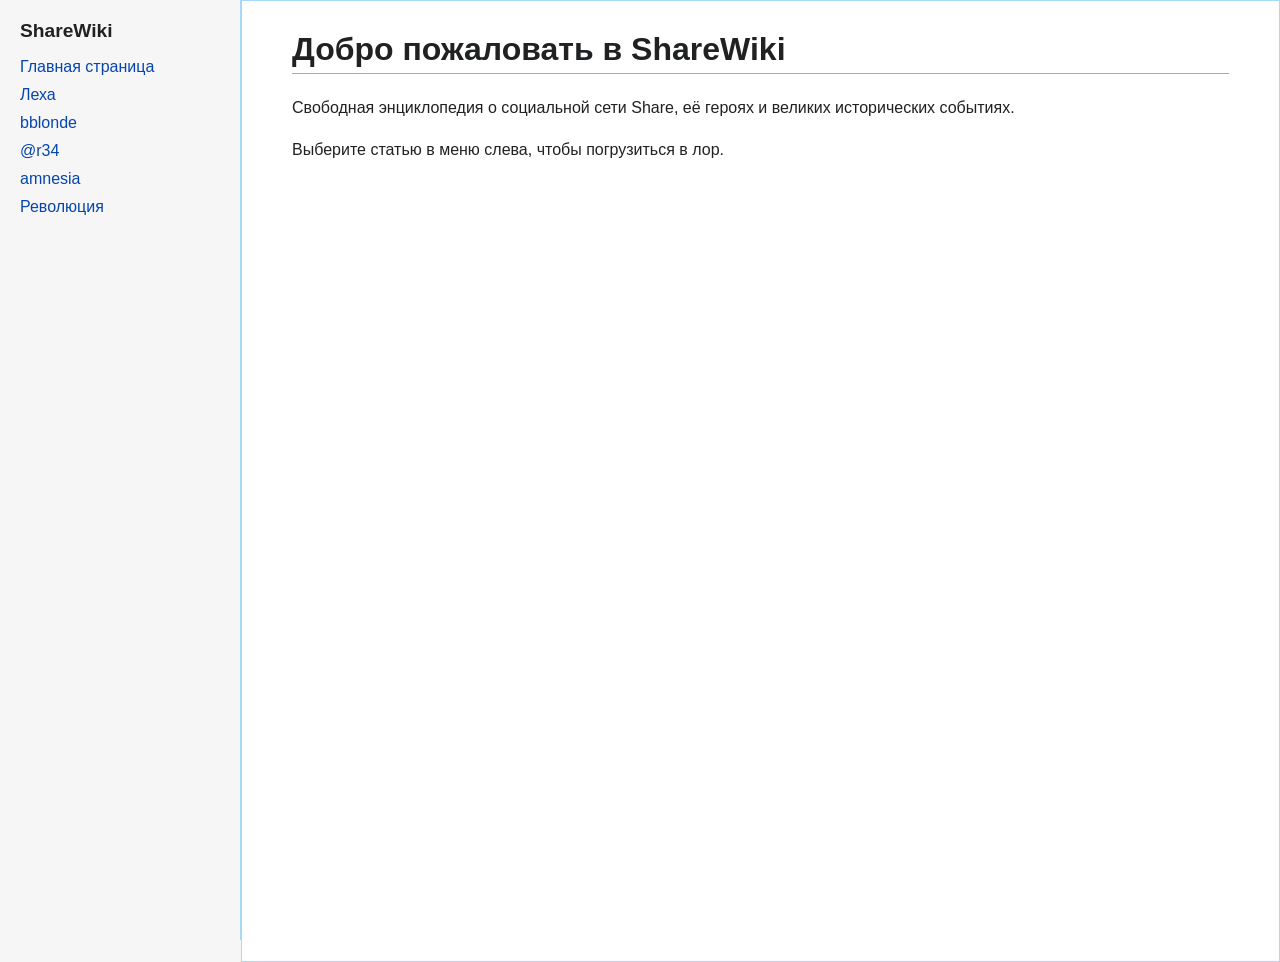
<file: index.html>
<!DOCTYPE html>
<html lang="ru">
<head>
    <meta charset="UTF-8">
    <title>ShareWiki - Главная</title>
    <link rel="stylesheet" href="style.css">
</head>
<body>
    <div class="sidebar">
        <h2>ShareWiki</h2>
        <ul>
            <li><a href="index.html">Главная страница</a></li>
            <li><a href="lesha.html">Леха</a></li>
            <li><a href="bblonde.html">bblonde</a></li>
            <li><a href="r34.html">@r34</a></li>
            <li><a href="amnesia.html">amnesia</a></li>
            <li><a href="revolution.html">Революция</a></li>
        </ul>
    </div>
    <div class="content">
        <h1>Добро пожаловать в ShareWiki</h1>
        <p>Свободная энциклопедия о социальной сети Share, её героях и великих исторических событиях.</p>
        <p>Выберите статью в меню слева, чтобы погрузиться в лор.</p>
    </div>
</body>
</html>
</file>
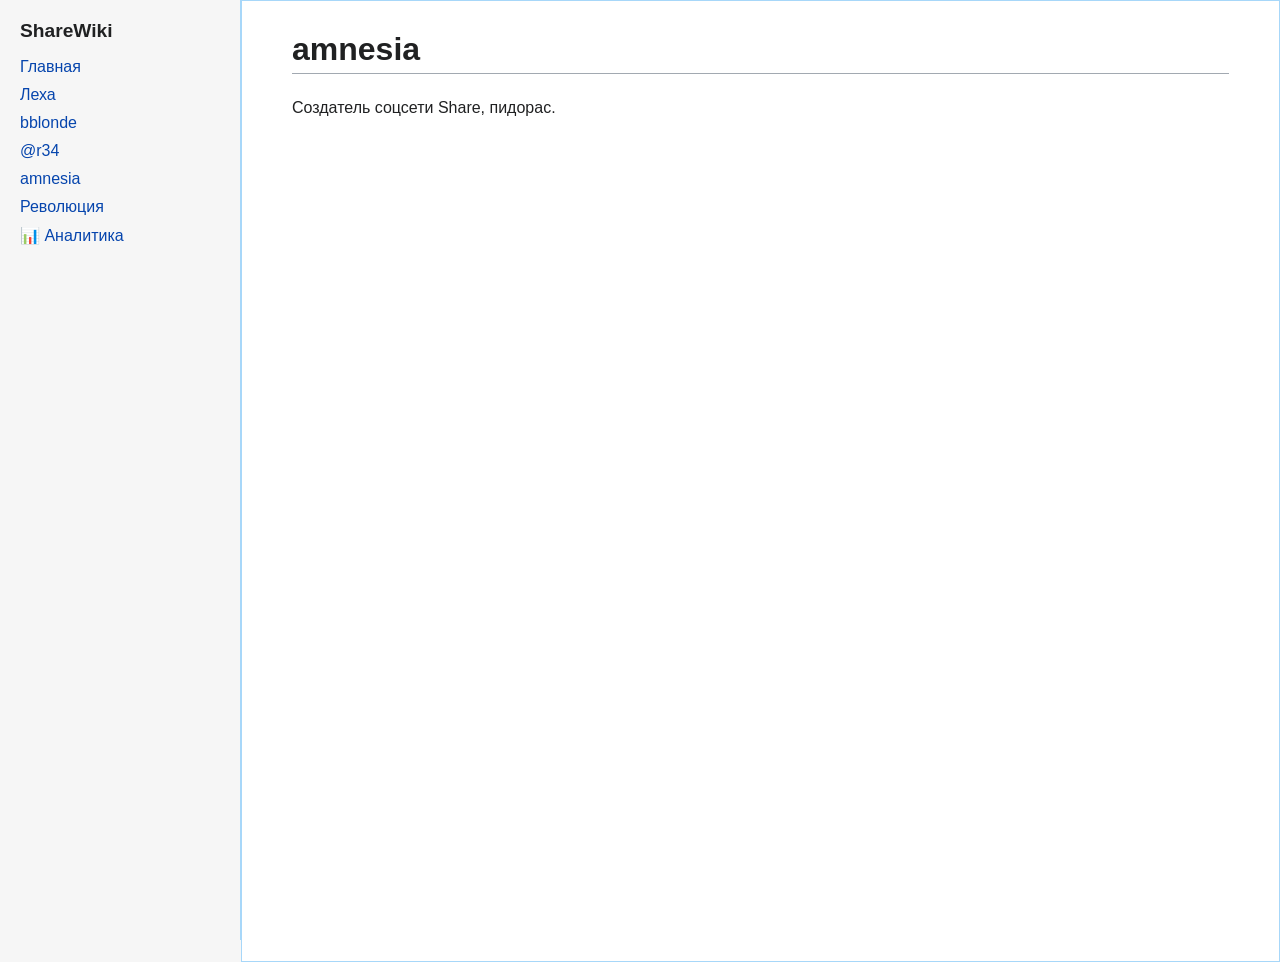
<file: amnesia.html>
<!DOCTYPE html>
<html lang="ru">
<head>
    <meta charset="UTF-8">
    <title>amnesia - ShareWiki</title>
    <link rel="stylesheet" href="style.css">
</head>
<body>
    <div class="sidebar">
        <h2>ShareWiki</h2>
        <ul>
            <li><a href="index.html">Главная</a></li>
            <li><a href="lesha.html">Леха</a></li>
            <li><a href="bblonde.html">bblonde</a></li>
            <li><a href="r34.html">@r34</a></li>
            <li><a href="amnesia.html">amnesia</a></li>
            <li><a href="revolution.html">Революция</a></li>
            <li><a href="analytics.html">📊 Аналитика</a></li>
        </ul>
    </div>
    <div class="content">
        <h1>amnesia</h1>
        <p>Создатель соцсети Share, пидорас.</p>
    </div>
    <script>
  fetch('https://api.counterapi.dev/v1/ShareWiki/amnesia/up').catch(console.error);
</script>
</file>
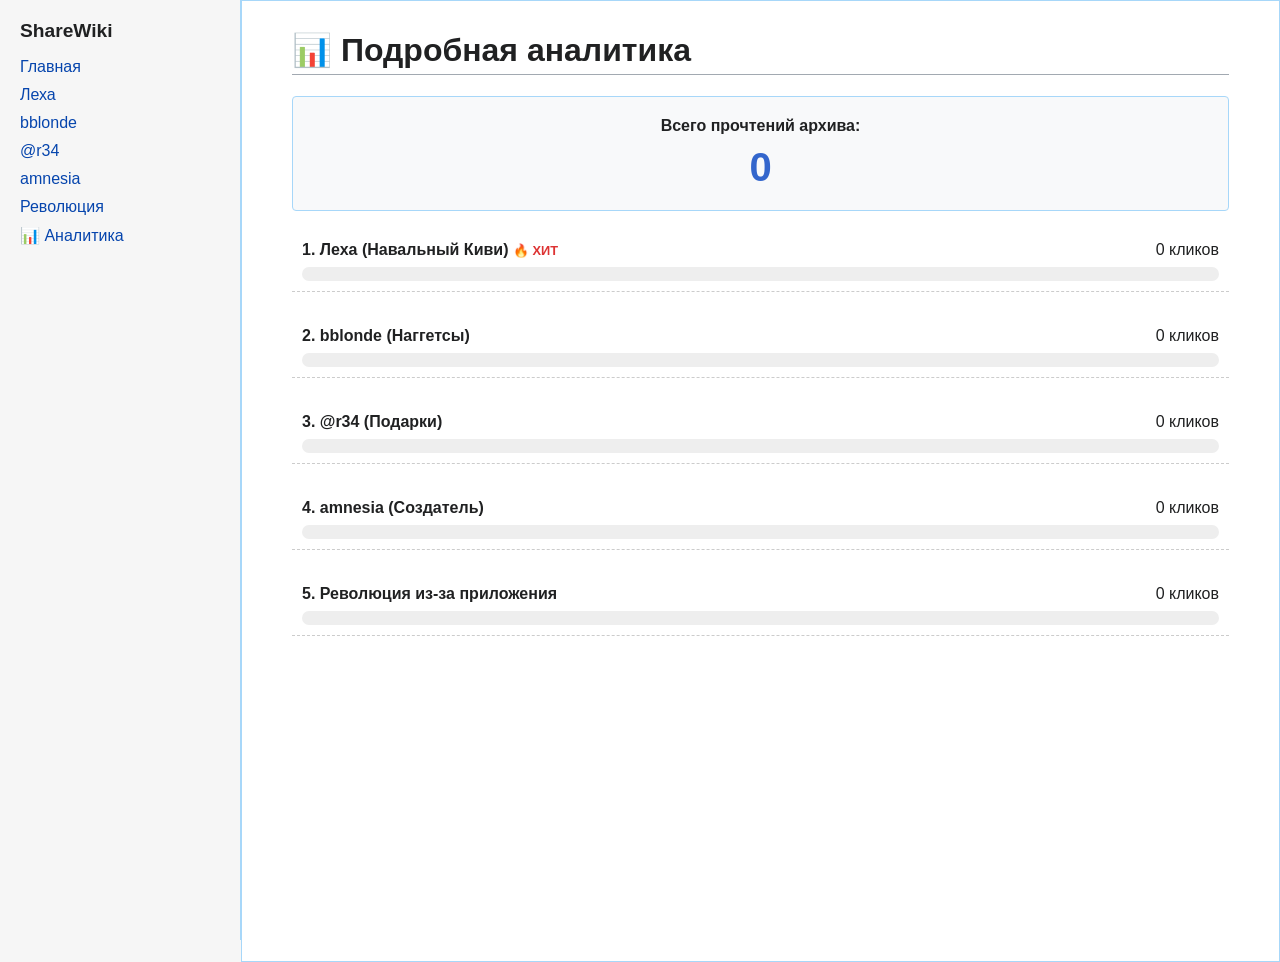
<file: analytics.html>
<!DOCTYPE html>
<html lang="ru">
<head>
    <meta charset="UTF-8">
    <title>Аналитика - ShareWiki</title>
    <link rel="stylesheet" href="style.css">
    <style>
        .stats-card { background: #f8f9fa; border: 1px solid #a7d7f9; padding: 20px; margin-bottom: 20px; border-radius: 4px; text-align: center; }
        .total-counter { font-size: 2.5em; font-weight: bold; color: #36c; margin-top: 10px; }
        .bar-outer { width: 100%; background: #eee; height: 14px; border-radius: 7px; margin-top: 8px; overflow: hidden; }
        .bar-inner { height: 100%; background: #36c; width: 0%; transition: width 0.8s ease-out; }
        .page-item { margin-bottom: 25px; padding: 10px; border-bottom: 1px dashed #ccc; }
        .leader { color: #d33; font-weight: bold; text-transform: uppercase; font-size: 0.8em; }
    </style>
</head>
<body>
    <div class="sidebar">
        <h2>ShareWiki</h2>
        <ul>
            <li><a href="index.html">Главная</a></li>
            <li><a href="lesha.html">Леха</a></li>
            <li><a href="bblonde.html">bblonde</a></li>
            <li><a href="r34.html">@r34</a></li>
            <li><a href="amnesia.html">amnesia</a></li>
            <li><a href="revolution.html">Революция</a></li>
            <li><a href="analytics.html">📊 Аналитика</a></li>
        </ul>
    </div>
    <div class="content">
        <h1>📊 Подробная аналитика</h1>
        
        <div class="stats-card">
            <strong>Всего прочтений архива:</strong>
            <div id="total-views" class="total-counter">Загрузка...</div>
        </div>

        <div id="analytics-list">Стучимся в базу данных Share...</div>
    </div>

    <script>
        const pages = [
            { id: 'lesha', name: 'Леха (Навальный Киви)' },
            { id: 'bblonde', name: 'bblonde (Наггетсы)' },
            { id: 'r34', name: '@r34 (Подарки)' },
            { id: 'amnesia', name: 'amnesia (Создатель)' },
            { id: 'revolution', name: 'Революция из-за приложения' }
        ];

        async function getStats() {
            const list = document.getElementById('analytics-list');
            const totalEl = document.getElementById('total-views');
            let results = [];
            let totalSum = 0;

            for (const p of pages) {
                try {
                    // Используем API counterapi.dev
                    const resp = await fetch(`https://api.counterapi.dev/v1/ShareWiki/${p.id}`);
                    const json = await resp.json();
                    const count = json.count || 0;
                    results.push({ name: p.name, count: count });
                    totalSum += count;
                } catch (err) {
                    results.push({ name: p.name, count: 0 });
                }
            }

            // Сортировка по убыванию
            results.sort((a, b) => b.count - a.count);
            
            const max = results[0].count || 1;
            totalEl.innerText = totalSum;
            list.innerHTML = '';

            results.forEach((item, i) => {
                const percent = (item.count / max) * 100;
                list.innerHTML += `
                    <div class="page-item">
                        <div style="display:flex; justify-content:space-between">
                            <span><b>${i+1}. ${item.name}</b> ${i===0 ? '<span class="leader">🔥 ХИТ</span>' : ''}</span>
                            <span>${item.count} кликов</span>
                        </div>
                        <div class="bar-outer">
                            <div class="bar-inner" style="width: ${percent}%"></div>
                        </div>
                    </div>
                `;
            });
        }

        getStats();
    </script>
</body>
</html>
</file>
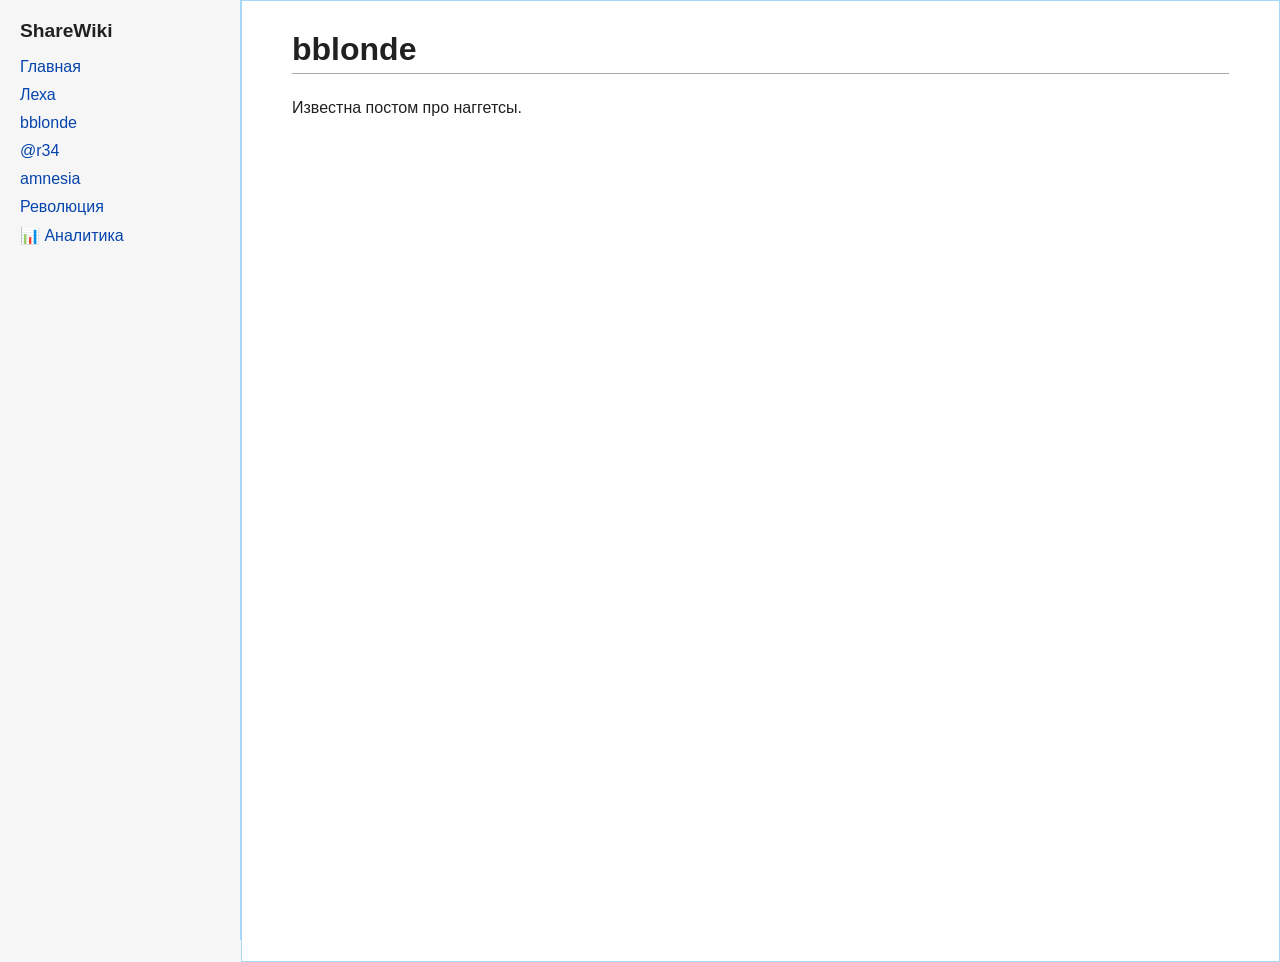
<file: bblonde.html>
<!DOCTYPE html>
<html lang="ru">
<head>
    <meta charset="UTF-8">
    <title>bblonde - ShareWiki</title>
    <link rel="stylesheet" href="style.css">
</head>
<body>
    <div class="sidebar">
        <h2>ShareWiki</h2>
        <ul>
            <li><a href="index.html">Главная</a></li>
            <li><a href="lesha.html">Леха</a></li>
            <li><a href="bblonde.html">bblonde</a></li>
            <li><a href="r34.html">@r34</a></li>
            <li><a href="amnesia.html">amnesia</a></li>
            <li><a href="revolution.html">Революция</a></li>
            <li><a href="analytics.html">📊 Аналитика</a></li>
        </ul>
    </div>
    <div class="content">
        <h1>bblonde</h1>
        <p>Известна постом про наггетсы.</p>
    </div>
    <script>
  fetch('https://api.counterapi.dev/v1/ShareWiki/bblonde/up').catch(console.error);
</script>
</body>
</html>
</file>
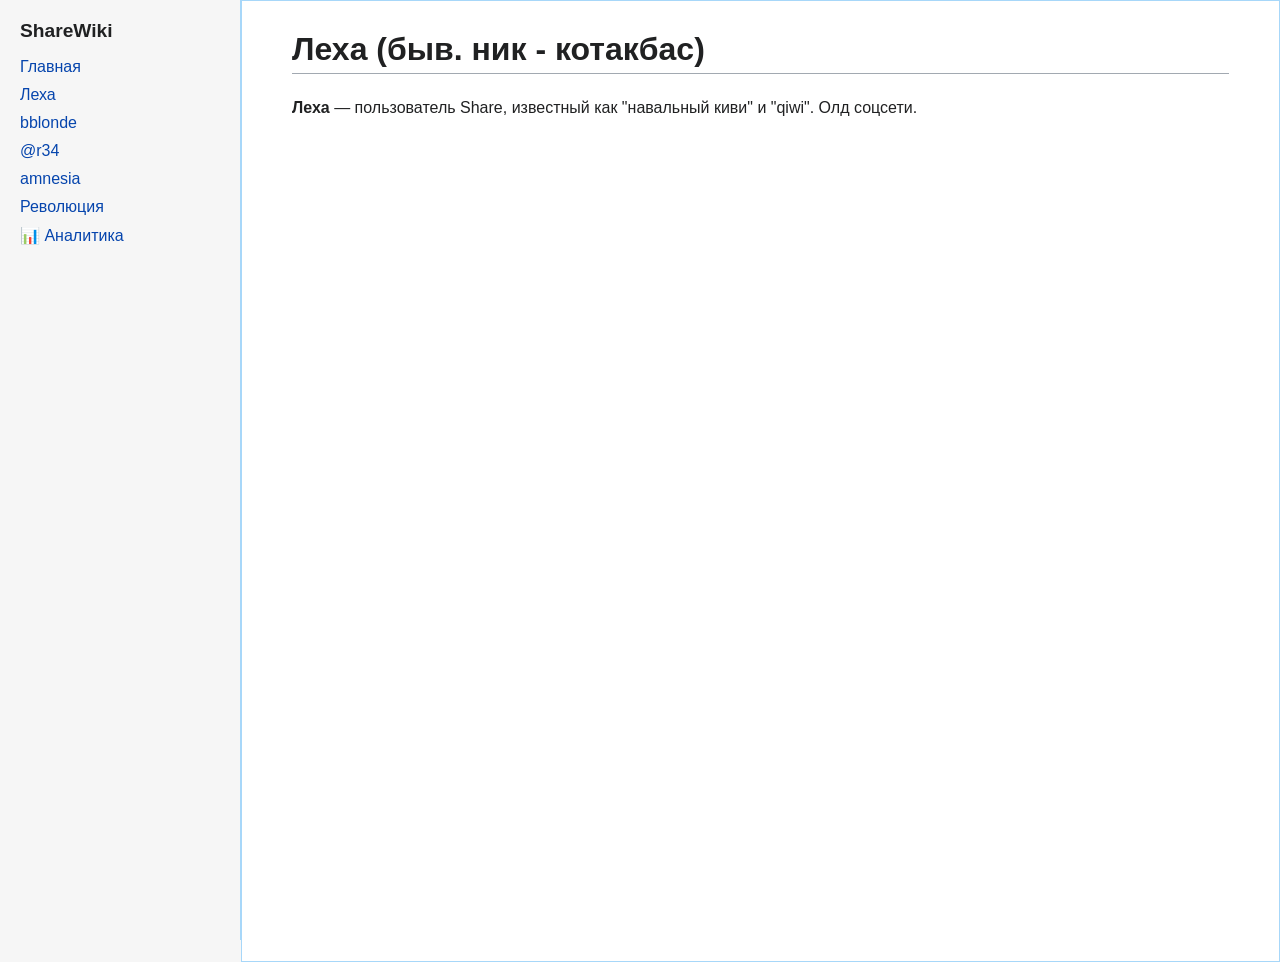
<file: lesha.html>
<!DOCTYPE html>
<html lang="ru">
<head>
    <meta charset="UTF-8">
    <title>Леха - ShareWiki</title>
    <link rel="stylesheet" href="style.css">
</head>
<body>
    <div class="sidebar">
        <h2>ShareWiki</h2>
        <ul>
            <li><a href="index.html">Главная</a></li>
            <li><a href="lesha.html">Леха</a></li>
            <li><a href="bblonde.html">bblonde</a></li>
            <li><a href="r34.html">@r34</a></li>
            <li><a href="amnesia.html">amnesia</a></li>
            <li><a href="revolution.html">Революция</a></li>
            <li><a href="analytics.html">📊 Аналитика</a></li>
        </ul>
    </div>
    <div class="content">
        <h1>Леха (быв. ник - котакбас)</h1>
        <p><strong>Леха</strong> — пользователь Share, известный как "навальный киви" и "qiwi". Олд соцсети.</p>
    </div>
    <script>
  fetch('https://api.counterapi.dev/v1/ShareWiki/lesha/up').catch(console.error);
</script>
</file>
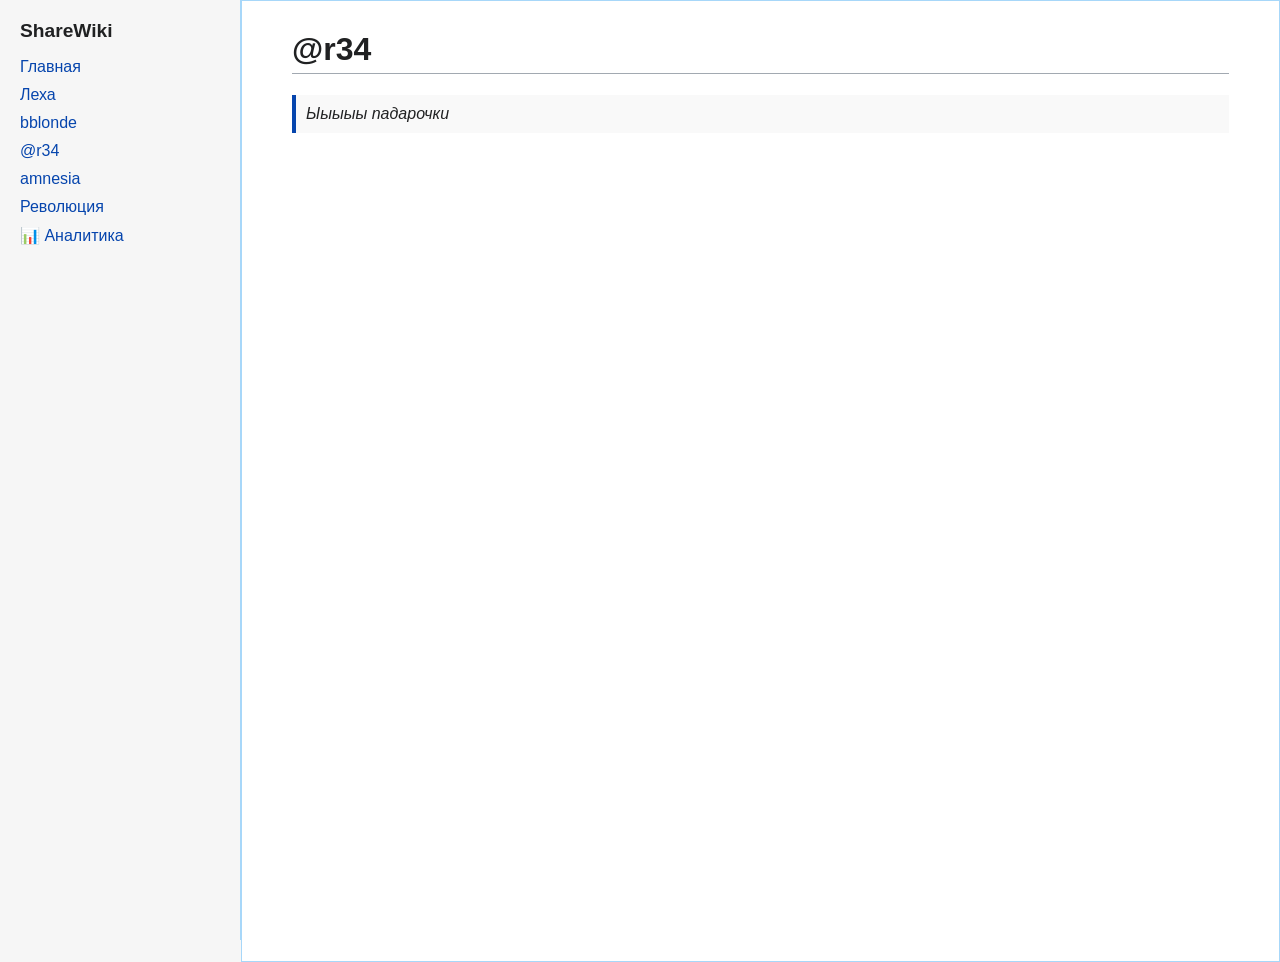
<file: r34.html>
<!DOCTYPE html>
<html lang="ru">
<head>
    <meta charset="UTF-8">
    <title>@r34 - ShareWiki</title>
    <link rel="stylesheet" href="style.css">
</head>
<body>
    <div class="sidebar">
        <h2>ShareWiki</h2>
        <ul>
            <li><a href="index.html">Главная</a></li>
            <li><a href="lesha.html">Леха</a></li>
            <li><a href="bblonde.html">bblonde</a></li>
            <li><a href="r34.html">@r34</a></li>
            <li><a href="amnesia.html">amnesia</a></li>
            <li><a href="revolution.html">Революция</a></li>
            <li><a href="analytics.html">📊 Аналитика</a></li>
        </ul>
    </div>
    <div class="content">
        <h1>@r34</h1>
        <div class="quote">Ыыыыы падарочки</div>
    </div>
    <script>
  fetch('https://api.counterapi.dev/v1/ShareWiki/r34/up').catch(console.error);
</script>
</body>
</html>
</file>
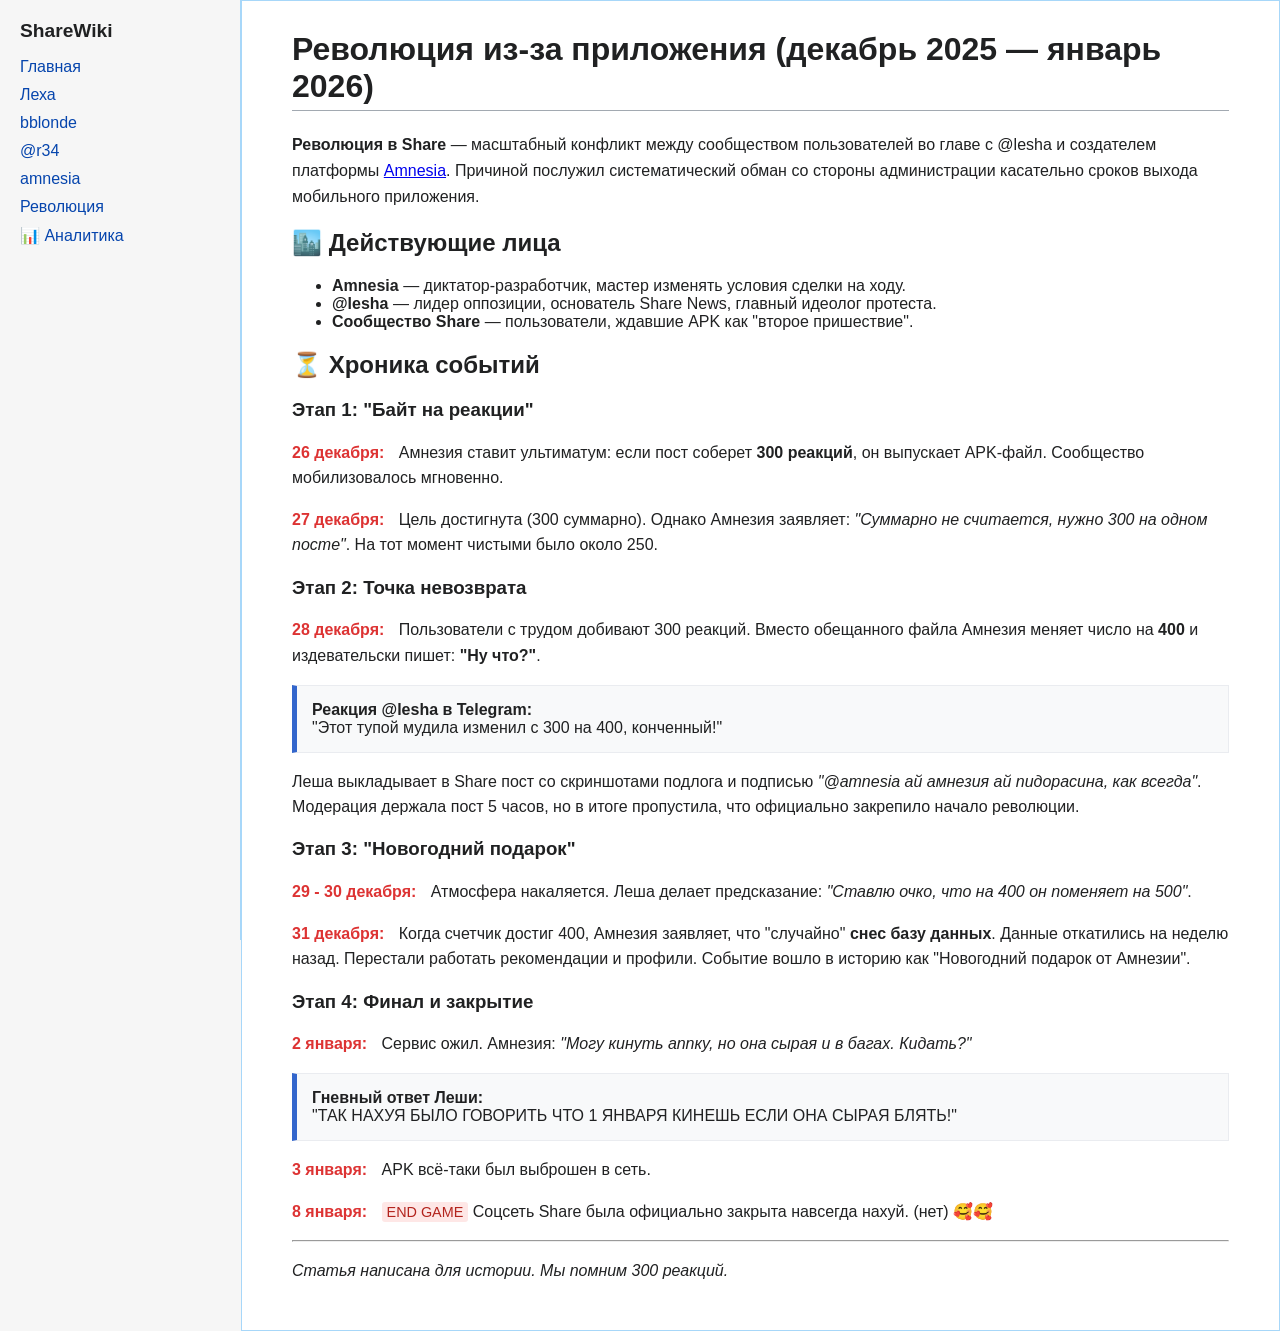
<file: revolution.html>
<!DOCTYPE html>
<html lang="ru">
<head>
    <meta charset="UTF-8">
    <title>Революция из-за приложения - ShareWiki</title>
    <link rel="stylesheet" href="style.css">
    <style>
        .event-date { font-weight: bold; color: #d33; margin-right: 10px; }
        .quote-box { background: #f8f9fa; border: 1px solid #eaecf0; padding: 15px; margin: 10px 0; border-left: 5px solid #36c; }
        .status-badge { background: #fee7e6; color: #b3241d; padding: 2px 5px; border-radius: 3px; font-size: 0.9em; }
    </style>
</head>
<body>
    <div class="sidebar">
        <h2>ShareWiki</h2>
        <ul>
            <li><a href="index.html">Главная</a></li>
            <li><a href="lesha.html">Леха</a></li>
            <li><a href="bblonde.html">bblonde</a></li>
            <li><a href="r34.html">@r34</a></li>
            <li><a href="amnesia.html">amnesia</a></li>
            <li><a href="revolution.html">Революция</a></li>
            <li><a href="analytics.html">📊 Аналитика</a></li>
        </ul>
    </div>
    <div class="content">
        <h1>Революция из-за приложения (декабрь 2025 — январь 2026)</h1>
        <p><strong>Революция в Share</strong> — масштабный конфликт между сообществом пользователей во главе с @lesha и создателем платформы <a href="amnesia.html">Amnesia</a>. Причиной послужил систематический обман со стороны администрации касательно сроков выхода мобильного приложения.</p>

        <h2>🏙️ Действующие лица</h2>
        <ul>
            <li><strong>Amnesia</strong> — диктатор-разработчик, мастер изменять условия сделки на ходу.</li>
            <li><strong>@lesha</strong> — лидер оппозиции, основатель Share News, главный идеолог протеста.</li>
            <li><strong>Сообщество Share</strong> — пользователи, ждавшие APK как "второе пришествие".</li>
        </ul>

        <h2>⏳ Хроника событий</h2>

        <h3>Этап 1: "Байт на реакции"</h3>
        <p><span class="event-date">26 декабря:</span> Амнезия ставит ультиматум: если пост соберет <strong>300 реакций</strong>, он выпускает APK-файл. Сообщество мобилизовалось мгновенно.</p>
        <p><span class="event-date">27 декабря:</span> Цель достигнута (300 суммарно). Однако Амнезия заявляет: <i>"Суммарно не считается, нужно 300 на одном посте"</i>. На тот момент чистыми было около 250.</p>

        <h3>Этап 2: Точка невозврата</h3>
        <p><span class="event-date">28 декабря:</span> Пользователи с трудом добивают 300 реакций. Вместо обещанного файла Амнезия меняет число на <strong>400</strong> и издевательски пишет: <strong>"Ну что?"</strong>.</p>
        <div class="quote-box">
            <strong>Реакция @lesha в Telegram:</strong><br>
            "Этот тупой мудила изменил с 300 на 400, конченный!"
        </div>
        <p>Леша выкладывает в Share пост со скриншотами подлога и подписью <i>"@amnesia ай амнезия ай пидорасина, как всегда"</i>. Модерация держала пост 5 часов, но в итоге пропустила, что официально закрепило начало революции.</p>

        <h3>Этап 3: "Новогодний подарок"</h3>
        <p><span class="event-date">29 - 30 декабря:</span> Атмосфера накаляется. Леша делает предсказание: <i>"Ставлю очко, что на 400 он поменяет на 500"</i>.</p>
        <p><span class="event-date">31 декабря:</span> Когда счетчик достиг 400, Амнезия заявляет, что "случайно" <strong>снес базу данных</strong>. Данные откатились на неделю назад. Перестали работать рекомендации и профили. Событие вошло в историю как "Новогодний подарок от Амнезии".</p>

        <h3>Этап 4: Финал и закрытие</h3>
        <p><span class="event-date">2 января:</span> Сервис ожил. Амнезия: <i>"Могу кинуть аппку, но она сырая и в багах. Кидать?"</i></p>
        <div class="quote-box">
            <strong>Гневный ответ Леши:</strong><br>
            "ТАК НАХУЯ БЫЛО ГОВОРИТЬ ЧТО 1 ЯНВАРЯ КИНЕШЬ ЕСЛИ ОНА СЫРАЯ БЛЯТЬ!"
        </div>
        <p><span class="event-date">3 января:</span> APK всё-таки был выброшен в сеть.</p>
        <p><span class="event-date">8 января:</span> <span class="status-badge">END GAME</span> Соцсеть Share была официально закрыта навсегда нахуй. (нет) 🥰🥰</p>

        <hr>
        <p><i>Статья написана для истории. Мы помним 300 реакций.</i></p>
    </div>
    <script>
  fetch('https://api.counterapi.dev/v1/ShareWiki/revolution/up').catch(console.error);
</script>
</body>
</html>
</file>
<file: style.css>
body {
    font-family: sans-serif;
    margin: 0;
    padding: 0;
    display: flex;
    background-color: #f6f6f6;
    color: #202122;
}

.sidebar {
    width: 200px;
    background-color: #f6f6f6;
    padding: 20px;
    height: 100vh;
    border-right: 1px solid #a7d7f9;
}

.sidebar h2 {
    font-size: 1.2em;
    margin-top: 0;
}

.sidebar ul {
    list-style-type: none;
    padding: 0;
}

.sidebar li {
    margin-bottom: 10px;
}

.sidebar a {
    text-decoration: none;
    color: #0645ad;
}

.sidebar a:hover {
    text-decoration: underline;
}

.content {
    flex: 1;
    background-color: #ffffff;
    padding: 30px 50px;
    border: 1px solid #a7d7f9;
    min-height: 100vh;
}

h1 {
    border-bottom: 1px solid #a2a9b1;
    padding-bottom: 5px;
    margin-top: 0;
}

p {
    line-height: 1.6;
}

.quote {
    background-color: #f9f9f9;
    border-left: 4px solid #0645ad;
    padding: 10px;
    font-style: italic;
    margin: 20px 0;
}
/* Стили для таблицы аналитики */
.analytics-table {
    width: 100%;
    border-collapse: collapse;
    margin-top: 20px;
}

.analytics-table th, .analytics-table td {
    text-align: left;
    padding: 12px;
    border-bottom: 1px solid #ddd;
}

.analytics-table th {
    background-color: #f2f2f2;
}

.view-count {
    font-weight: bold;
    color: #0645ad;
}
</file>
